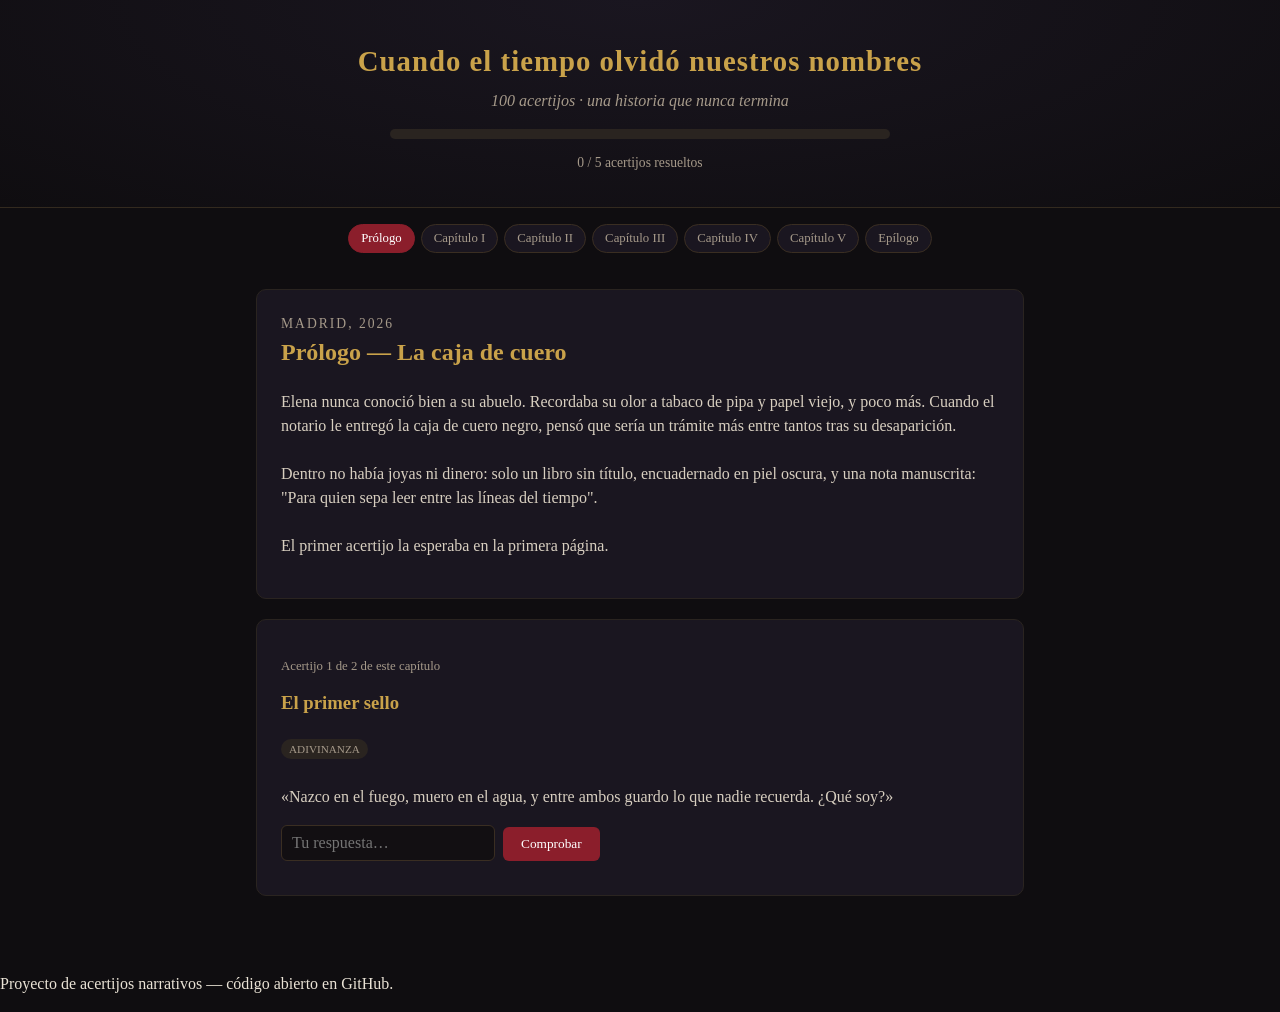
<file: acertijos-tiempo/acertijos-tiempo/index.html>
<!DOCTYPE html>
<html lang="es">
<head>
<meta charset="UTF-8">
<meta name="viewport" content="width=device-width, initial-scale=1">
<title>Cuando el tiempo olvidó nuestros nombres</title>
<link rel="stylesheet" href="css/style.css">
</head>
<body>
<header class="top">
  <h1>Cuando el tiempo olvidó nuestros nombres</h1>
  <p class="subtitle">100 acertijos · una historia que nunca termina</p>
  <div class="progress-bar"><div id="progressFill" class="progress-fill"></div></div>
  <p id="progressText">0 / 100 acertijos resueltos</p>
</header>

<nav id="chapterNav" class="chapter-nav"></nav>

<main id="app">
  <section id="storyPanel" class="panel"></section>
  <section id="puzzlePanel" class="panel"></section>
</main>

<footer>
  <p>Proyecto de acertijos narrativos — código abierto en GitHub.</p>
</footer>

<script src="js/puzzle-engine.js"></script>
<script src="data/puzzles.js"></script>
<script src="js/app.js"></script>
</body>
</html>
</file>
<file: acertijos-tiempo/acertijos-tiempo/css/style.css>
:root{
  --bg:#0f0d10; --bg2:#1a1620; --ink:#3a2e22; --gold:#c9a24a;
  --text:#eae3d6; --muted:#a69a8a; --accent:#8b1e2b; --ok:#4a7c59; --bad:#8b1e2b;
}
*{box-sizing:border-box}
body{
  margin:0; font-family:'Georgia','Times New Roman',serif; background:var(--bg);
  color:var(--text); line-height:1.5;
}
header.top{
  text-align:center; padding:40px 16px 20px; background:
    radial-gradient(ellipse at top, var(--bg2), var(--bg));
  border-bottom:1px solid #332a1f;
}
h1{font-size:1.8em; color:var(--gold); margin:0 0 6px; letter-spacing:1px}
.subtitle{color:var(--muted); font-style:italic; margin:0 0 16px}
.progress-bar{width:min(500px,90%); height:10px; background:#2a2420; border-radius:6px; margin:0 auto; overflow:hidden}
.progress-fill{height:100%; width:0%; background:linear-gradient(90deg,var(--accent),var(--gold)); transition:width .4s}
#progressText{font-size:.85em; color:var(--muted)}

.chapter-nav{display:flex; flex-wrap:wrap; justify-content:center; gap:6px; padding:16px; max-width:900px; margin:0 auto}
.chapter-nav button{
  background:#1a1620; border:1px solid #3a2e22; color:var(--muted); padding:6px 12px;
  border-radius:16px; cursor:pointer; font-family:inherit; font-size:.8em;
}
.chapter-nav button.active{background:var(--accent); color:#fff; border-color:var(--accent)}
.chapter-nav button.done::after{content:" ✓"; color:var(--ok)}

main{max-width:800px; margin:0 auto; padding:0 16px 60px}
.panel{background:var(--bg2); border:1px solid #2a2420; border-radius:10px; padding:24px; margin-top:20px}
#storyPanel h2{color:var(--gold); margin-top:0}
#storyPanel p{color:#d8cfc0; white-space:pre-line}
#storyPanel .epoch{color:var(--muted); font-size:.85em; text-transform:uppercase; letter-spacing:2px}

.puzzle-title{color:var(--gold); margin-top:0}
.puzzle-type{display:inline-block; background:#2a2420; color:var(--muted); font-size:.7em; padding:2px 8px; border-radius:10px; margin-bottom:10px; text-transform:uppercase}
.puzzle-clue{color:#d8cfc0; margin-bottom:16px}

input[type=text]{
  background:#120f12; border:1px solid #3a2e22; color:var(--text); padding:8px 10px;
  border-radius:6px; font-family:inherit; font-size:1em;
}
button.action{
  background:var(--accent); color:#fff; border:none; padding:9px 18px; border-radius:6px;
  cursor:pointer; font-family:inherit; margin-left:8px;
}
button.action:hover{opacity:.85}
.feedback{margin-top:10px; font-weight:bold}
.feedback.ok{color:var(--ok)}
.feedback.bad{color:var(--bad)}

.wordsearch-grid{display:grid; gap:2px; font-family:monospace; user-select:none; margin-bottom:10px}
.wordsearch-grid span{
  width:26px; height:26px; display:flex; align-items:center; justify-content:center;
  background:#120f12; border-radius:3px; cursor:pointer; font-size:.95em;
}
.wordsearch-grid span.sel{background:var(--accent)}
.wordsearch-grid span.found{background:var(--ok); color:#fff}
.word-list{display:flex; flex-wrap:wrap; gap:8px; margin-bottom:10px}
.word-list span{padding:3px 8px; border:1px solid #3a2e22; border-radius:12px; font-size:.8em; color:var(--muted)}
.word-list span.found{text-decoration:line-through; color:var(--ok); border-color:var(--ok)}

.crossword-grid{display:inline-grid; gap:2px; margin-bottom:14px}
.crossword-grid .cell{width:30px; height:30px; position:relative}
.crossword-grid .cell input{width:100%; height:100%; text-align:center; padding:0; text-transform:uppercase}
.crossword-grid .cell.block{background:#000}
.crossword-grid .cell .num{position:absolute; top:0; left:2px; font-size:.55em; color:var(--muted)}
.clue-list{font-size:.9em; color:#d8cfc0}
.clue-list strong{color:var(--gold)}

.murdoku-grid{display:grid; grid-template-columns:repeat(4,40px); gap:2px; margin-bottom:10px}
.murdoku-grid input{width:40px; height:40px; text-align:center; font-size:1.1em}

.locked-msg{color:var(--muted); font-style:italic; text-align:center; padding:30px 0}
</file>
